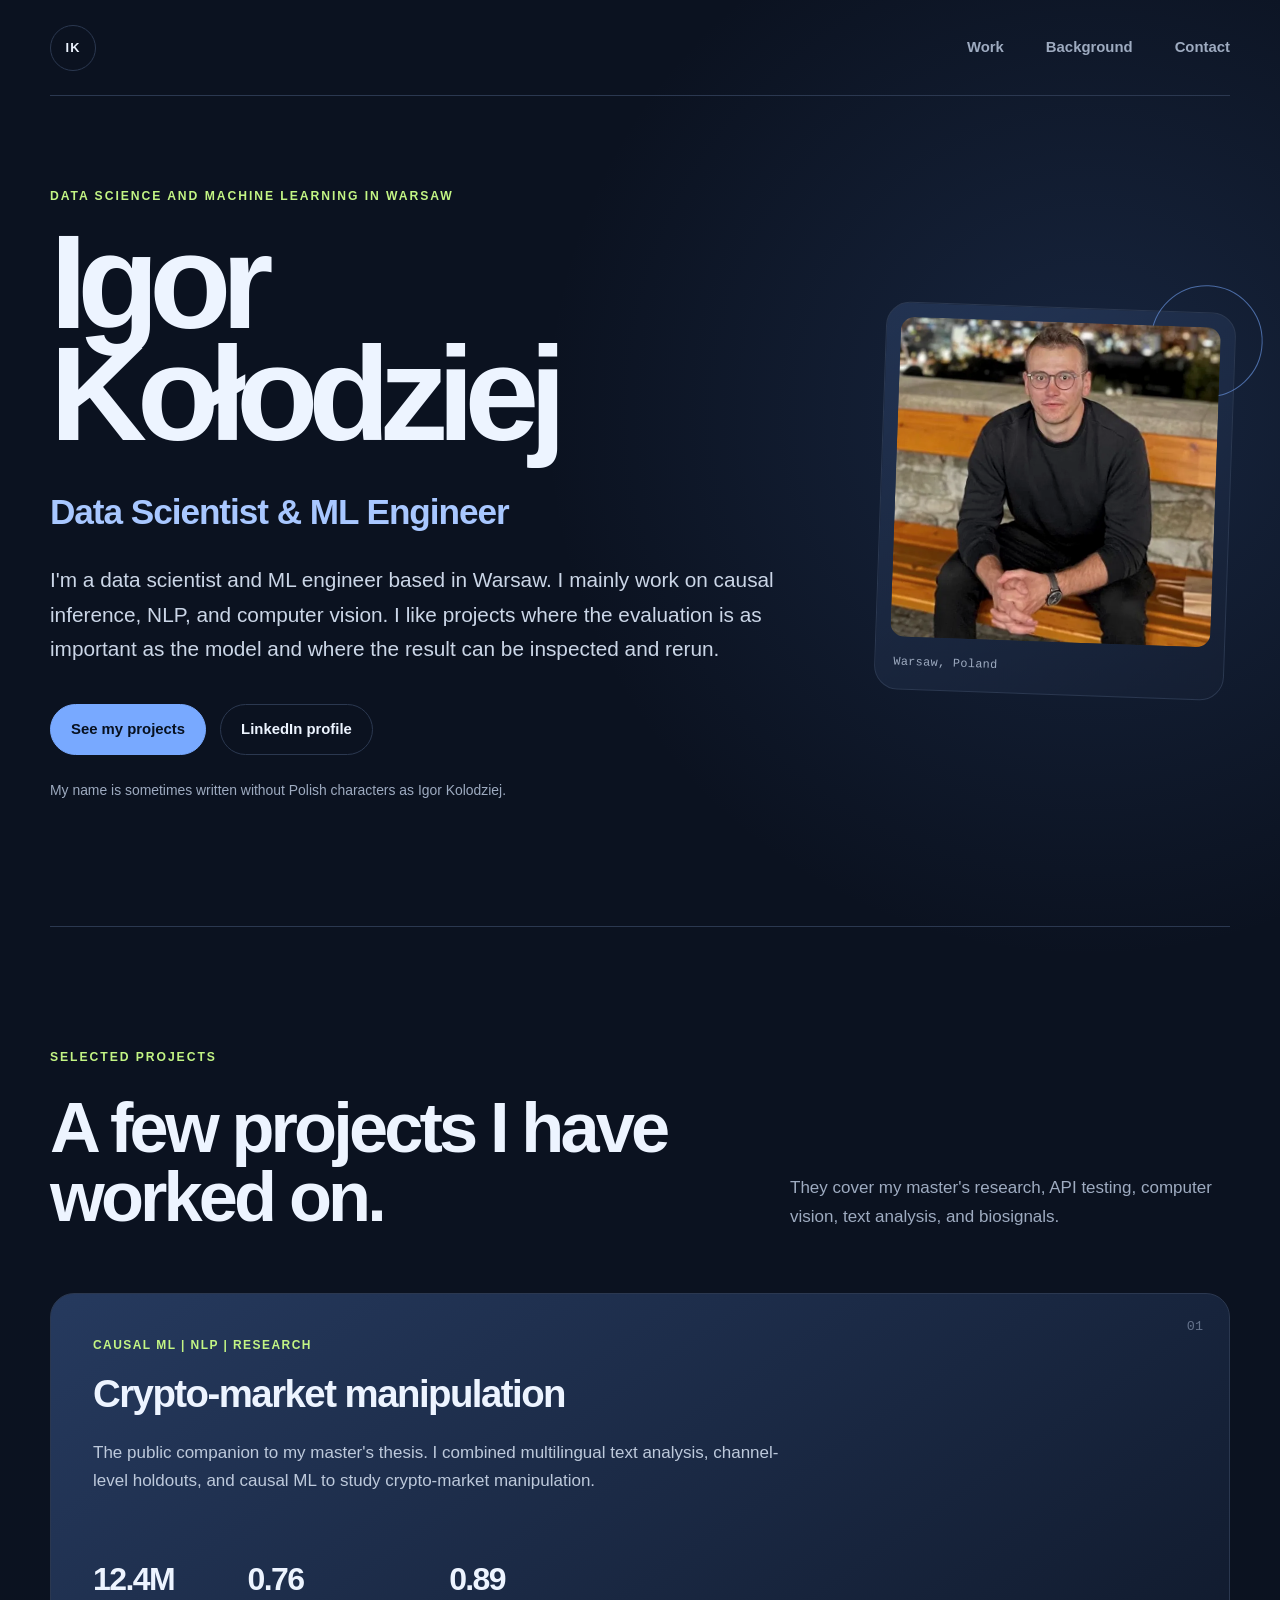
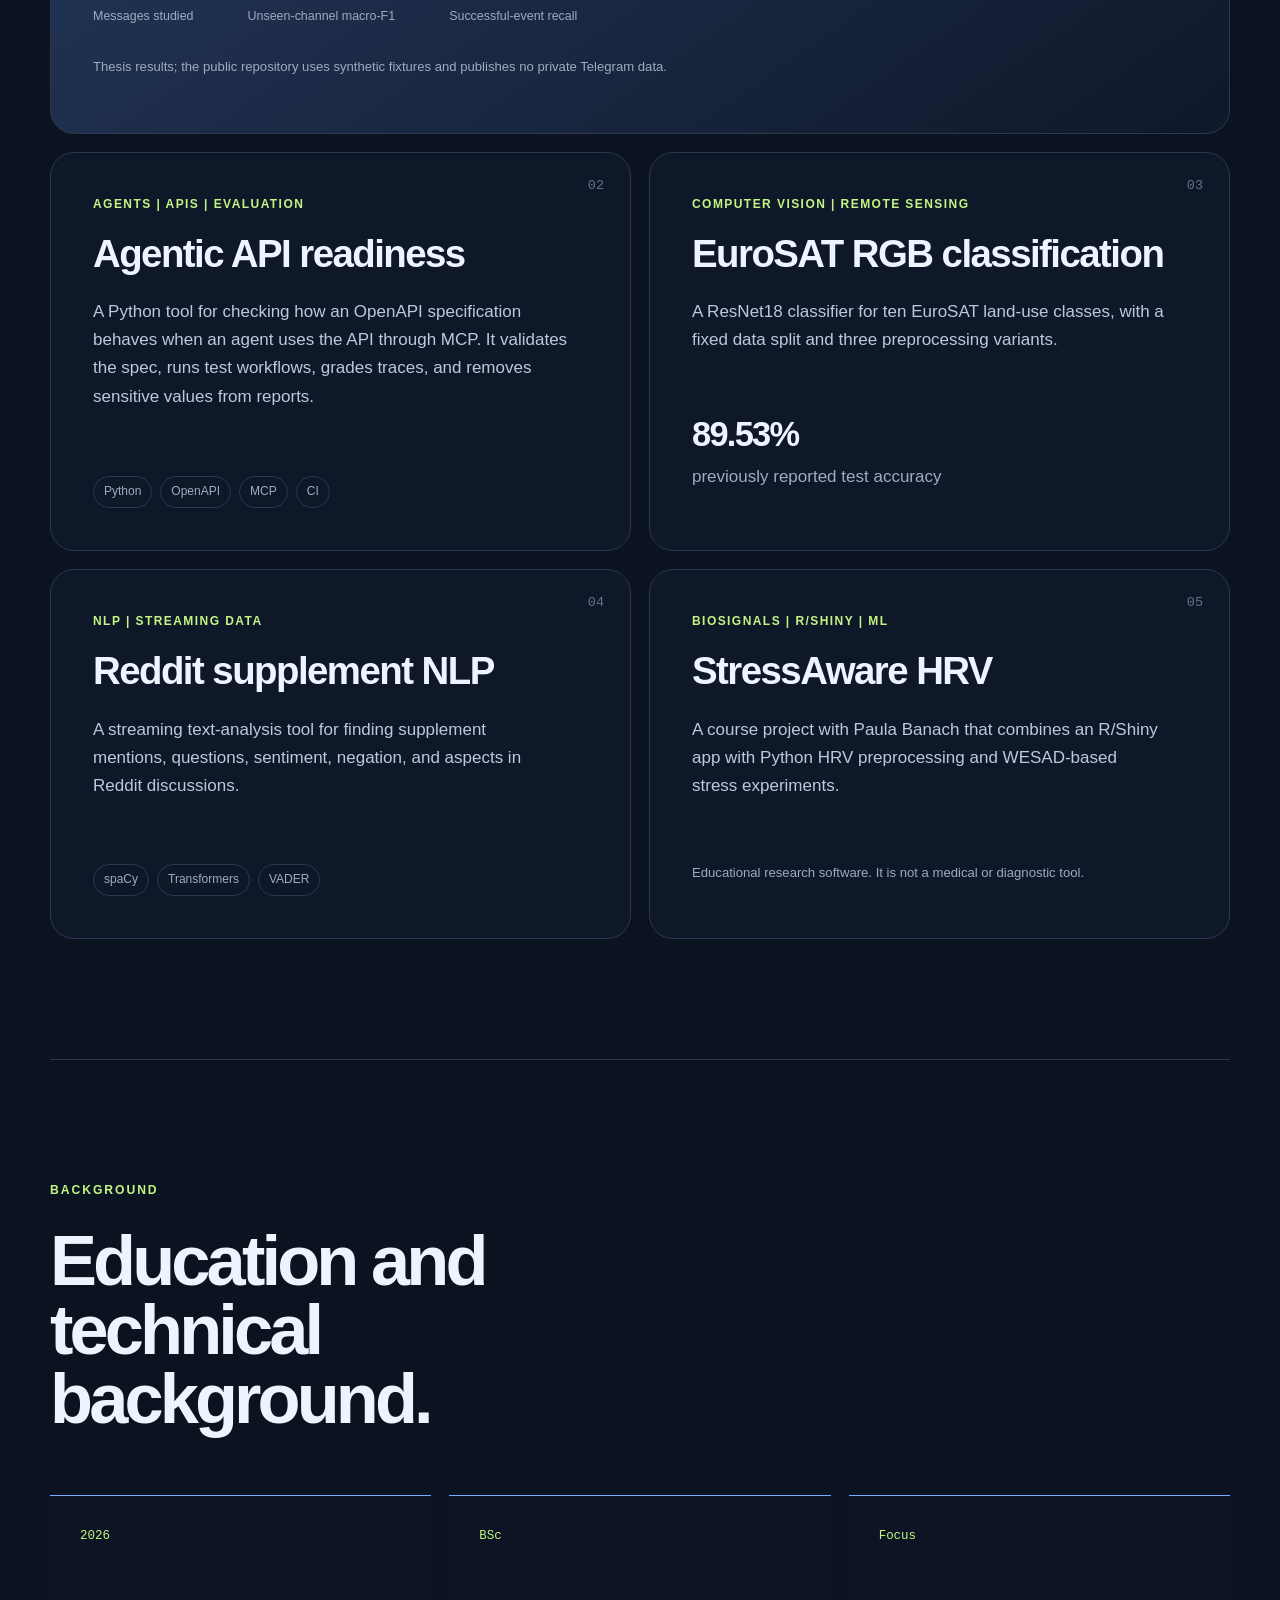
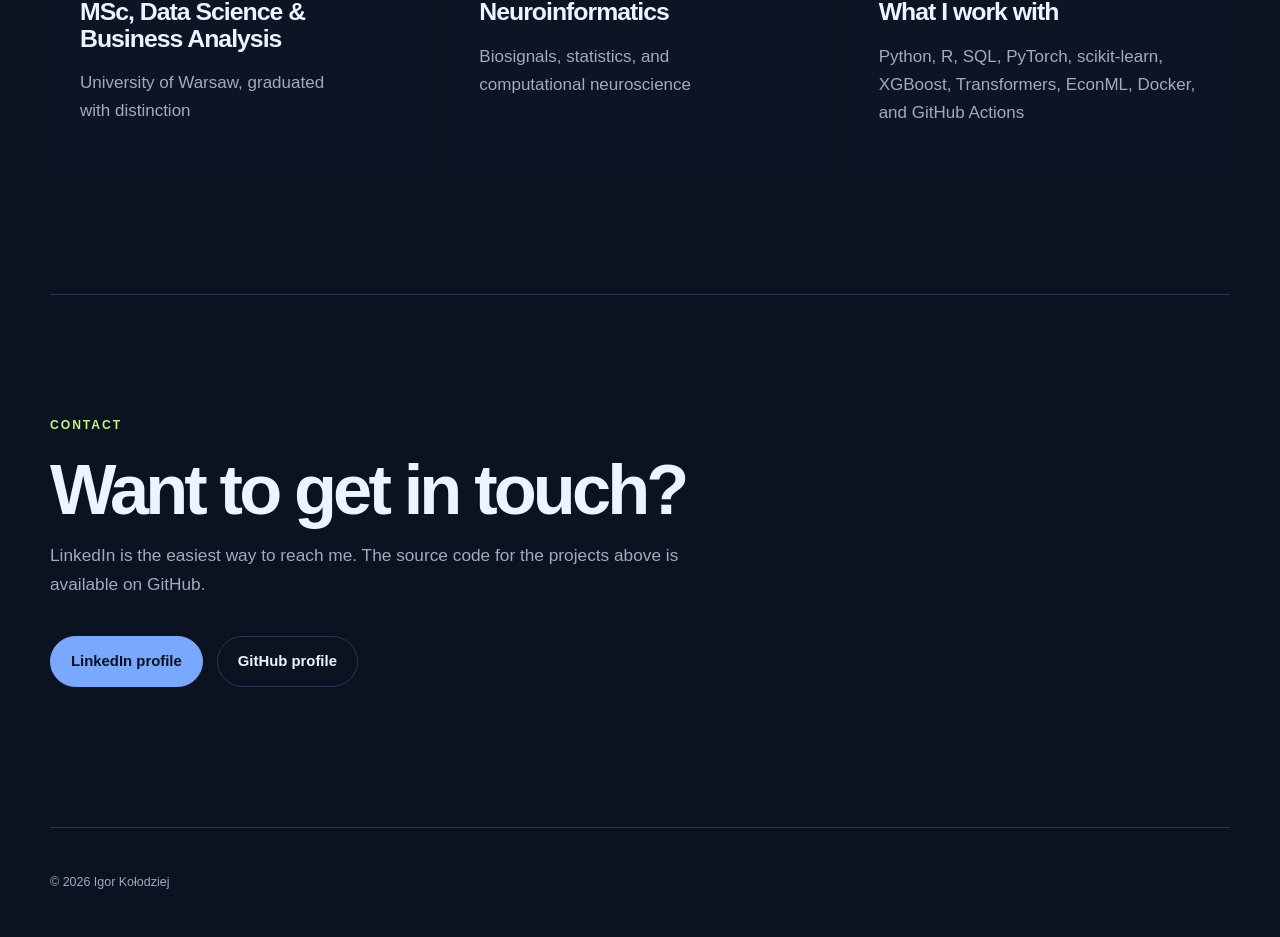
<file: index.html>
<!doctype html>
<html lang="en">
  <head>
    <meta charset="utf-8">
    <meta name="viewport" content="width=device-width, initial-scale=1">
    <title>Igor Kołodziej (Igor Kolodziej) | Data Scientist &amp; ML Engineer</title>
    <meta name="description" content="The personal site of Igor Kołodziej, a data scientist and ML engineer in Warsaw working on causal inference, NLP, and computer vision.">
    <meta name="author" content="Igor Kołodziej">
    <meta name="theme-color" content="#0b1220">
    <meta name="google-site-verification" content="HwmGqEFx-sXwRVbZsGp-9kHjvHJXTb9caJXuqsKo6-c">
    <link rel="canonical" href="https://igor-kolodziej.github.io/">
    <link rel="icon" href="/assets/profile.webp" type="image/webp">
    <link rel="stylesheet" href="/styles.css">

    <meta property="og:type" content="profile">
    <meta property="og:title" content="Igor Kołodziej | Data Scientist &amp; ML Engineer">
    <meta property="og:description" content="Data science projects in causal inference, NLP, computer vision, API testing, and biosignals.">
    <meta property="og:url" content="https://igor-kolodziej.github.io/">
    <meta property="og:image" content="https://igor-kolodziej.github.io/assets/og-card.png">
    <meta property="og:image:alt" content="Igor Kołodziej | Data Scientist and ML Engineer">
    <meta property="profile:first_name" content="Igor">
    <meta property="profile:last_name" content="Kołodziej">
    <meta name="twitter:card" content="summary_large_image">
    <meta name="twitter:title" content="Igor Kołodziej | Data Scientist &amp; ML Engineer">
    <meta name="twitter:description" content="Data science projects in causal inference, NLP, computer vision, API testing, and biosignals.">
    <meta name="twitter:image" content="https://igor-kolodziej.github.io/assets/og-card.png">

    <script type="application/ld+json">
      {
        "@context": "https://schema.org",
        "@type": "ProfilePage",
        "url": "https://igor-kolodziej.github.io/",
        "name": "Igor Kołodziej | Data Scientist & ML Engineer",
        "mainEntity": {
          "@type": "Person",
          "name": "Igor Kołodziej",
          "alternateName": "Igor Kolodziej",
          "url": "https://igor-kolodziej.github.io/",
          "image": "https://igor-kolodziej.github.io/assets/profile.webp",
          "jobTitle": "Data Scientist & ML Engineer",
          "homeLocation": {
            "@type": "Place",
            "name": "Warsaw, Poland"
          },
          "alumniOf": {
            "@type": "CollegeOrUniversity",
            "name": "University of Warsaw"
          },
          "sameAs": [
            "https://github.com/igor-kolodziej",
            "https://www.linkedin.com/in/igor-kolodziej/"
          ],
          "knowsAbout": [
            "Machine learning",
            "Causal inference",
            "Natural language processing",
            "Computer vision",
            "Data science"
          ]
        }
      }
    </script>
  </head>
  <body>
    <a class="skip-link" href="#main">Skip to content</a>

    <header class="site-header">
      <a class="wordmark" href="#top" aria-label="Igor Kołodziej, home">
        <span aria-hidden="true">IK</span>
      </a>
      <nav aria-label="Primary navigation">
        <a href="#work">Work</a>
        <a href="#background">Background</a>
        <a href="#contact">Contact</a>
      </nav>
    </header>

    <main id="main">
      <section class="hero" id="top" aria-labelledby="hero-title">
        <div class="hero-copy">
          <p class="eyebrow">Data science and machine learning in Warsaw</p>
          <h1 id="hero-title">Igor Kołodziej</h1>
          <p class="hero-role">Data Scientist &amp; ML Engineer</p>
          <p class="hero-intro">
            I'm a data scientist and ML engineer based in Warsaw. I mainly work on causal inference, NLP, and computer vision. I like projects where the evaluation is as important as the model and where the result can be inspected and rerun.
          </p>
          <div class="hero-actions">
            <a class="button button-primary" href="#work">See my projects</a>
            <a class="button button-secondary" href="https://www.linkedin.com/in/igor-kolodziej/" rel="me">LinkedIn profile</a>
          </div>
          <p class="alternate-name">My name is sometimes written without Polish characters as <span lang="en">Igor Kolodziej</span>.</p>
        </div>
        <div class="portrait-frame" aria-label="Portrait of Igor Kołodziej">
          <img src="/assets/profile.webp" width="320" height="320" alt="Portrait of Igor Kołodziej">
          <span class="portrait-note">Warsaw, Poland</span>
        </div>
      </section>

      <section class="work section" id="work" aria-labelledby="work-title">
        <div class="section-heading">
          <p class="eyebrow">Selected projects</p>
          <h2 id="work-title">A few projects I have worked on.</h2>
          <p>They cover my master's research, API testing, computer vision, text analysis, and biosignals.</p>
        </div>

        <div class="project-grid">
          <article class="project project-featured">
            <div class="project-index">01</div>
            <p class="project-kicker">Causal ML | NLP | Research</p>
            <h3><a href="https://github.com/igor-kolodziej/crypto-manipulation-causal-ml">Crypto-market manipulation</a></h3>
            <p>The public companion to my master's thesis. I combined multilingual text analysis, channel-level holdouts, and causal ML to study crypto-market manipulation.</p>
            <dl class="metrics">
              <div><dt>Messages studied</dt><dd>12.4M</dd></div>
              <div><dt>Unseen-channel macro-F1</dt><dd>0.76</dd></div>
              <div><dt>Successful-event recall</dt><dd>0.89</dd></div>
            </dl>
            <p class="project-note">Thesis results; the public repository uses synthetic fixtures and publishes no private Telegram data.</p>
          </article>

          <article class="project">
            <div class="project-index">02</div>
            <p class="project-kicker">Agents | APIs | Evaluation</p>
            <h3><a href="https://github.com/igor-kolodziej/agentic-api-readiness">Agentic API readiness</a></h3>
            <p>A Python tool for checking how an OpenAPI specification behaves when an agent uses the API through MCP. It validates the spec, runs test workflows, grades traces, and removes sensitive values from reports.</p>
            <ul class="tag-list" aria-label="Technologies"><li>Python</li><li>OpenAPI</li><li>MCP</li><li>CI</li></ul>
          </article>

          <article class="project">
            <div class="project-index">03</div>
            <p class="project-kicker">Computer vision | Remote sensing</p>
            <h3><a href="https://github.com/igor-kolodziej/eurosat-rgb-classification">EuroSAT RGB classification</a></h3>
            <p>A ResNet18 classifier for ten EuroSAT land-use classes, with a fixed data split and three preprocessing variants.</p>
            <p class="result"><strong>89.53%</strong> previously reported test accuracy</p>
          </article>

          <article class="project">
            <div class="project-index">04</div>
            <p class="project-kicker">NLP | Streaming data</p>
            <h3><a href="https://github.com/igor-kolodziej/reddit-supplement-analysis">Reddit supplement NLP</a></h3>
            <p>A streaming text-analysis tool for finding supplement mentions, questions, sentiment, negation, and aspects in Reddit discussions.</p>
            <ul class="tag-list" aria-label="Technologies"><li>spaCy</li><li>Transformers</li><li>VADER</li></ul>
          </article>

          <article class="project">
            <div class="project-index">05</div>
            <p class="project-kicker">Biosignals | R/Shiny | ML</p>
            <h3><a href="https://github.com/igor-kolodziej/stressaware-hrv">StressAware HRV</a></h3>
            <p>A course project with Paula Banach that combines an R/Shiny app with Python HRV preprocessing and WESAD-based stress experiments.</p>
            <p class="project-note">Educational research software. It is not a medical or diagnostic tool.</p>
          </article>
        </div>
      </section>

      <section class="background section" id="background" aria-labelledby="background-title">
        <div class="section-heading">
          <p class="eyebrow">Background</p>
          <h2 id="background-title">Education and technical background.</h2>
        </div>
        <div class="background-grid">
          <div>
            <p class="background-year">2026</p>
            <h3>MSc, Data Science &amp; Business Analysis</h3>
            <p>University of Warsaw, graduated with distinction</p>
          </div>
          <div>
            <p class="background-year">BSc</p>
            <h3>Neuroinformatics</h3>
            <p>Biosignals, statistics, and computational neuroscience</p>
          </div>
          <div>
            <p class="background-year">Focus</p>
            <h3>What I work with</h3>
            <p>Python, R, SQL, PyTorch, scikit-learn, XGBoost, Transformers, EconML, Docker, and GitHub Actions</p>
          </div>
        </div>
      </section>

      <section class="contact section" id="contact" aria-labelledby="contact-title">
        <p class="eyebrow">Contact</p>
        <h2 id="contact-title">Want to get in touch?</h2>
        <p>LinkedIn is the easiest way to reach me. The source code for the projects above is available on GitHub.</p>
        <div class="hero-actions">
          <a class="button button-primary" href="https://www.linkedin.com/in/igor-kolodziej/" rel="me">LinkedIn profile</a>
          <a class="button button-secondary" href="https://github.com/igor-kolodziej" rel="me">GitHub profile</a>
        </div>
      </section>
    </main>

    <footer>
      <p>© 2026 Igor Kołodziej</p>
    </footer>
  </body>
</html>
</file>
<file: styles.css>
:root {
  color-scheme: dark;
  --bg: #0b1220;
  --bg-soft: #111b2e;
  --surface: #151f33;
  --text: #edf4ff;
  --muted: #9eabc0;
  --line: #2b3850;
  --accent: #78a9ff;
  --accent-strong: #a8c7ff;
  --lime: #c3f584;
  --max: 1180px;
  --radius: 24px;
  font-family: Inter, ui-sans-serif, -apple-system, BlinkMacSystemFont, "Segoe UI", sans-serif;
}

* {
  box-sizing: border-box;
}

html {
  scroll-behavior: smooth;
}

body {
  margin: 0;
  background:
    radial-gradient(circle at 85% 10%, rgba(67, 105, 171, 0.22), transparent 34rem),
    var(--bg);
  color: var(--text);
  font-size: 17px;
  line-height: 1.65;
}

a {
  color: inherit;
  text-decoration-color: var(--accent);
  text-underline-offset: 0.22em;
}

a:hover {
  color: var(--accent-strong);
}

a:focus-visible,
button:focus-visible {
  outline: 3px solid var(--lime);
  outline-offset: 4px;
  border-radius: 4px;
}

.skip-link {
  position: fixed;
  top: 12px;
  left: 12px;
  z-index: 20;
  padding: 10px 16px;
  background: var(--text);
  color: var(--bg);
  transform: translateY(-180%);
}

.skip-link:focus {
  transform: translateY(0);
}

.site-header {
  width: min(calc(100% - 40px), var(--max));
  margin: 0 auto;
  min-height: 96px;
  display: flex;
  align-items: center;
  justify-content: space-between;
  border-bottom: 1px solid var(--line);
}

.wordmark {
  display: grid;
  place-items: center;
  width: 46px;
  height: 46px;
  border: 1px solid var(--line);
  border-radius: 50%;
  color: var(--text);
  text-decoration: none;
  font-size: 0.8rem;
  font-weight: 800;
  letter-spacing: 0.08em;
}

nav {
  display: flex;
  gap: clamp(16px, 4vw, 42px);
}

nav a {
  color: var(--muted);
  text-decoration: none;
  font-size: 0.93rem;
  font-weight: 650;
}

.hero,
.section,
footer {
  width: min(calc(100% - 40px), var(--max));
  margin-inline: auto;
}

.hero {
  min-height: calc(100vh - 96px);
  display: grid;
  grid-template-columns: minmax(0, 1.35fr) minmax(280px, 0.65fr);
  gap: clamp(52px, 8vw, 112px);
  align-items: center;
  padding: 90px 0 110px;
}

.eyebrow {
  margin: 0 0 20px;
  color: var(--lime);
  font-size: 0.76rem;
  font-weight: 800;
  letter-spacing: 0.16em;
  text-transform: uppercase;
}

h1,
h2,
h3,
p {
  text-wrap: pretty;
}

h1 {
  max-width: 850px;
  margin: 0;
  font-size: clamp(4.2rem, 10.5vw, 9rem);
  line-height: 0.83;
  letter-spacing: -0.075em;
}

.hero-role {
  margin: 34px 0 22px;
  color: var(--accent-strong);
  font-size: clamp(1.35rem, 3vw, 2.2rem);
  font-weight: 650;
  letter-spacing: -0.03em;
}

.hero-intro {
  max-width: 750px;
  margin: 0;
  color: #cbd6e7;
  font-size: clamp(1.05rem, 1.8vw, 1.3rem);
}

.hero-actions {
  display: flex;
  flex-wrap: wrap;
  gap: 14px;
  margin-top: 38px;
}

.button {
  display: inline-flex;
  min-height: 50px;
  align-items: center;
  justify-content: center;
  padding: 12px 20px;
  border: 1px solid var(--line);
  border-radius: 999px;
  text-decoration: none;
  font-size: 0.93rem;
  font-weight: 750;
  transition: transform 160ms ease, border-color 160ms ease, background 160ms ease;
}

.button:hover {
  transform: translateY(-2px);
}

.button-primary {
  border-color: var(--accent);
  background: var(--accent);
  color: #071120;
}

.button-primary:hover {
  background: var(--accent-strong);
  color: #071120;
}

.button-secondary:hover {
  border-color: var(--accent);
}

.alternate-name {
  margin-top: 24px;
  color: var(--muted);
  font-size: 0.87rem;
}

.portrait-frame {
  position: relative;
  align-self: center;
  justify-self: end;
  width: min(100%, 390px);
  padding: 14px;
  border: 1px solid var(--line);
  border-radius: var(--radius);
  background: linear-gradient(145deg, rgba(120, 169, 255, 0.15), rgba(21, 31, 51, 0.78));
  transform: rotate(2deg);
}

.portrait-frame::before {
  content: "";
  position: absolute;
  width: 110px;
  height: 110px;
  top: -28px;
  right: -28px;
  border: 1px solid var(--accent);
  border-radius: 50%;
  opacity: 0.55;
}

.portrait-frame img {
  display: block;
  width: 100%;
  height: auto;
  border-radius: calc(var(--radius) - 10px);
  filter: saturate(0.84) contrast(1.04);
}

.portrait-note {
  display: block;
  padding: 16px 4px 2px;
  color: var(--muted);
  font-family: ui-monospace, SFMono-Regular, Menlo, Consolas, monospace;
  font-size: 0.74rem;
  letter-spacing: 0.03em;
}

.section {
  padding: 120px 0;
  border-top: 1px solid var(--line);
}

.section-heading {
  display: grid;
  grid-template-columns: minmax(0, 1.2fr) minmax(240px, 0.8fr);
  gap: 38px 80px;
  align-items: end;
  margin-bottom: 62px;
}

.section-heading .eyebrow {
  grid-column: 1 / -1;
  margin-bottom: -12px;
}

h2 {
  max-width: 760px;
  margin: 0;
  font-size: clamp(2.45rem, 5.5vw, 5rem);
  line-height: 0.98;
  letter-spacing: -0.055em;
}

.section-heading > p:last-child {
  margin: 0;
  color: var(--muted);
}

.project-grid {
  display: grid;
  grid-template-columns: repeat(2, minmax(0, 1fr));
  gap: 18px;
}

.project {
  position: relative;
  min-height: 370px;
  display: flex;
  flex-direction: column;
  padding: clamp(26px, 4vw, 42px);
  overflow: hidden;
  border: 1px solid var(--line);
  border-radius: var(--radius);
  background: rgba(17, 27, 46, 0.68);
}

.project-featured {
  grid-column: 1 / -1;
  min-height: 420px;
  background: linear-gradient(145deg, rgba(48, 73, 118, 0.72), rgba(17, 27, 46, 0.72));
}

.project-index {
  position: absolute;
  top: 22px;
  right: 26px;
  color: #64728b;
  font-family: ui-monospace, SFMono-Regular, Menlo, Consolas, monospace;
  font-size: 0.84rem;
}

.project-kicker {
  margin: 0 0 18px;
  color: var(--lime);
  font-size: 0.75rem;
  font-weight: 800;
  letter-spacing: 0.12em;
  text-transform: uppercase;
}

h3 {
  margin: 0;
  font-size: clamp(1.6rem, 3vw, 2.55rem);
  line-height: 1.08;
  letter-spacing: -0.04em;
}

h3 a {
  text-decoration: none;
}

.project > p:not(.project-kicker, .project-note, .result) {
  max-width: 720px;
  margin: 24px 0;
  color: #bdc9db;
}

.metrics {
  display: flex;
  flex-wrap: wrap;
  gap: 24px 54px;
  margin: 34px 0 0;
}

.metrics div {
  display: flex;
  flex-direction: column-reverse;
}

.metrics dt {
  color: var(--muted);
  font-size: 0.78rem;
}

.metrics dd {
  margin: 0;
  color: var(--text);
  font-size: 2rem;
  font-weight: 800;
  letter-spacing: -0.05em;
}

.project-note {
  margin-top: auto;
  padding-top: 30px;
  color: var(--muted);
  font-size: 0.82rem;
}

.tag-list {
  display: flex;
  flex-wrap: wrap;
  gap: 8px;
  margin: auto 0 0;
  padding: 26px 0 0;
  list-style: none;
}

.tag-list li {
  padding: 5px 10px;
  border: 1px solid var(--line);
  border-radius: 999px;
  color: var(--muted);
  font-size: 0.75rem;
}

.result {
  margin-top: auto;
  padding-top: 28px;
  color: var(--muted);
}

.result strong {
  display: block;
  color: var(--text);
  font-size: 2.15rem;
  letter-spacing: -0.05em;
}

.background-grid {
  display: grid;
  grid-template-columns: repeat(3, minmax(0, 1fr));
  gap: 18px;
}

.background-grid > div {
  min-height: 260px;
  padding: 30px;
  border-top: 1px solid var(--accent);
  background: rgba(17, 27, 46, 0.38);
}

.background-year {
  margin: 0 0 52px;
  color: var(--lime);
  font-family: ui-monospace, SFMono-Regular, Menlo, Consolas, monospace;
  font-size: 0.78rem;
}

.background-grid h3 {
  font-size: 1.55rem;
}

.background-grid div > p:last-child {
  color: var(--muted);
}

.contact {
  padding-bottom: 140px;
}

.contact h2 {
  max-width: 900px;
}

.contact > p:not(.eyebrow) {
  max-width: 680px;
  color: var(--muted);
  font-size: 1.08rem;
}

footer {
  min-height: 110px;
  display: flex;
  align-items: center;
  justify-content: space-between;
  gap: 24px;
  border-top: 1px solid var(--line);
  color: var(--muted);
  font-size: 0.78rem;
}

@media (max-width: 860px) {
  .hero {
    min-height: auto;
    grid-template-columns: 1fr;
    padding-top: 74px;
  }

  .portrait-frame {
    justify-self: start;
    max-width: 300px;
  }

  .section-heading,
  .project-grid,
  .background-grid {
    grid-template-columns: 1fr;
  }

  .project-featured {
    grid-column: auto;
  }
}

@media (max-width: 560px) {
  body {
    font-size: 16px;
  }

  .site-header,
  .hero,
  .section,
  footer {
    width: min(calc(100% - 28px), var(--max));
  }

  .site-header {
    min-height: 80px;
  }

  nav {
    gap: 14px;
  }

  nav a {
    font-size: 0.81rem;
  }

  h1 {
    font-size: clamp(3.8rem, 21vw, 6.2rem);
  }

  .hero {
    gap: 52px;
    padding: 64px 0 88px;
  }

  .section {
    padding: 88px 0;
  }

  .project {
    min-height: 340px;
  }

  .metrics {
    display: grid;
    grid-template-columns: 1fr 1fr;
  }

  .metrics div:first-child {
    grid-column: 1 / -1;
  }

  footer {
    min-height: 140px;
    flex-direction: column;
    align-items: flex-start;
    justify-content: center;
  }
}

@media (prefers-reduced-motion: reduce) {
  html {
    scroll-behavior: auto;
  }

  *,
  *::before,
  *::after {
    transition-duration: 0.01ms !important;
    animation-duration: 0.01ms !important;
    animation-iteration-count: 1 !important;
  }
}
</file>
